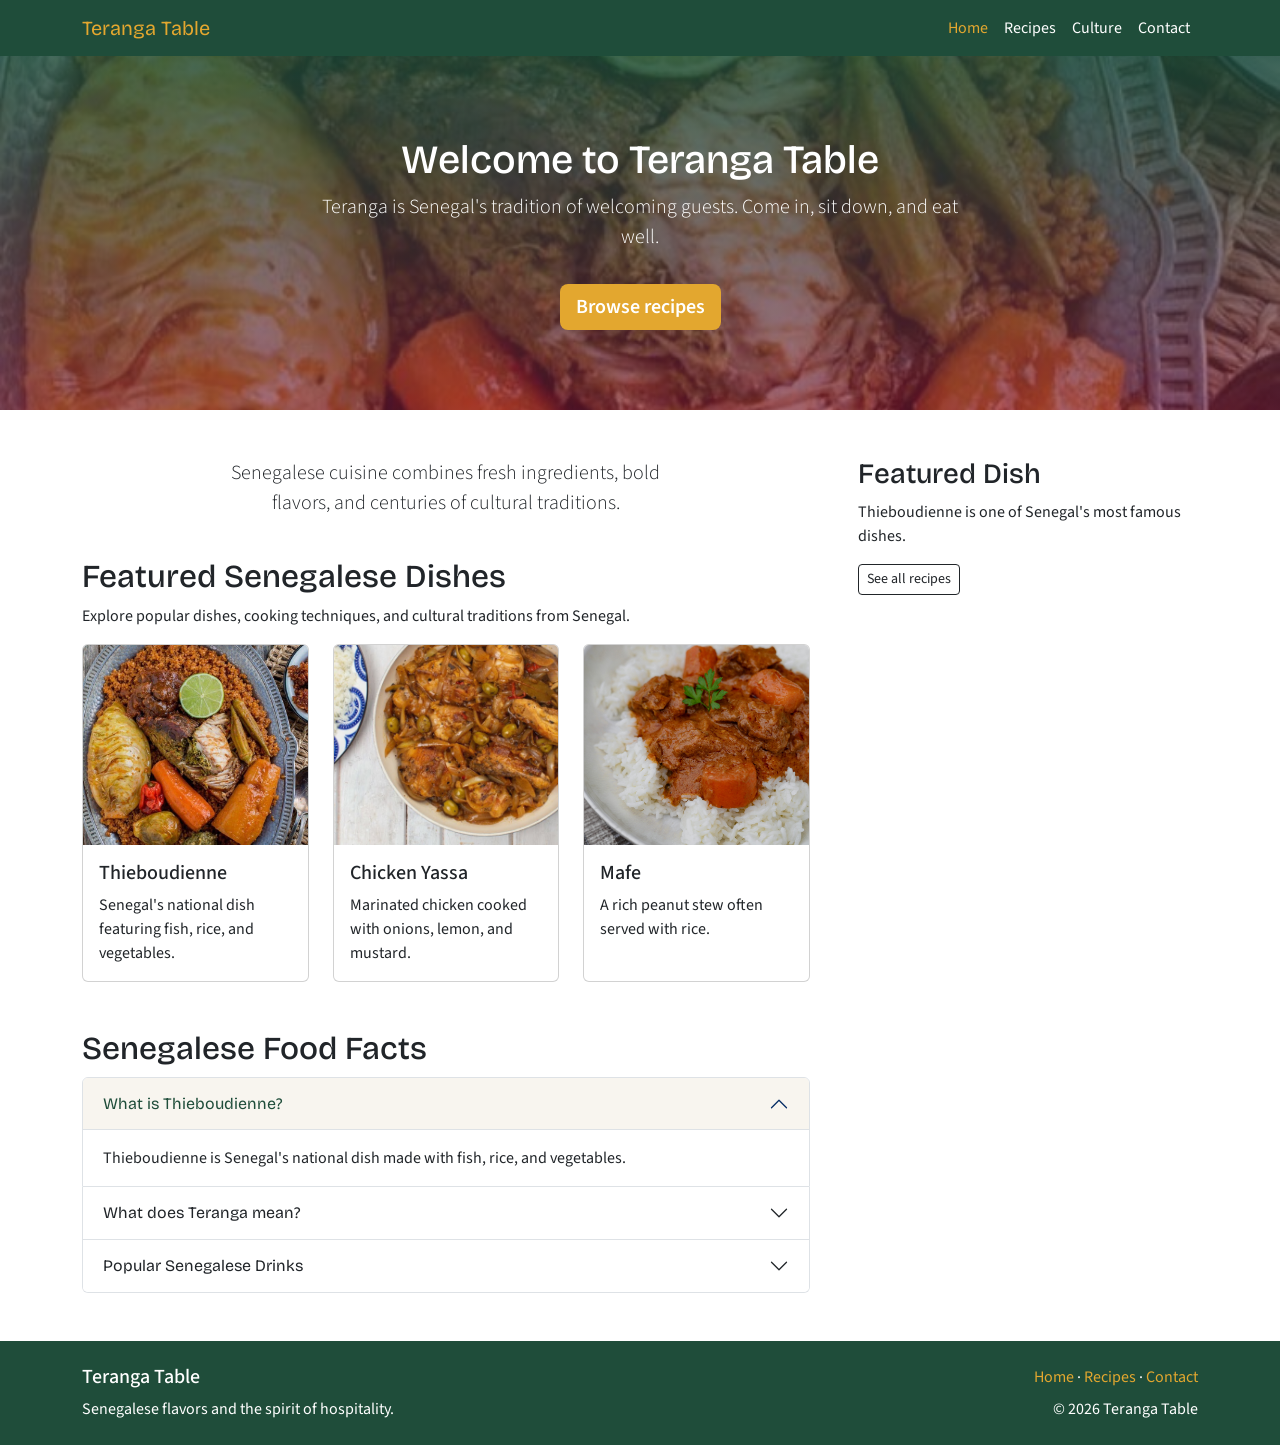
<file: index.html>
<!DOCTYPE html>
<html lang="en">
<head>
  <meta charset="utf-8">
  <meta name="viewport" content="width=device-width, initial-scale=1">
  <title>Home | Teranga Table</title>
  <link href="https://cdn.jsdelivr.net/npm/bootstrap@5.3.3/dist/css/bootstrap.min.css" rel="stylesheet">
  <link href="https://fonts.googleapis.com/css2?family=Bricolage+Grotesque:wght@600;700&family=Source+Sans+3:wght@400;600&display=swap" rel="stylesheet">
  <link rel="stylesheet" href="Styles.css">
</head>
<body>
<header>
<nav class="navbar navbar-expand-lg navbar-dark sticky-top site-nav">
  <div class="container">
    <a class="navbar-brand" href="index.html">Teranga Table</a>
    <button class="navbar-toggler" type="button" data-bs-toggle="collapse" data-bs-target="#mainNav" aria-controls="mainNav" aria-expanded="false" aria-label="Toggle navigation"><span class="navbar-toggler-icon"></span></button>
    <div class="collapse navbar-collapse" id="mainNav">
      <ul class="navbar-nav ms-auto">
        <li class="nav-item"><a class="nav-link active" aria-current="page" href="index.html">Home</a></li>
        <li class="nav-item"><a class="nav-link" href="gallery.html">Recipes</a></li>
        <li class="nav-item"><a class="nav-link" href="index.html#facts">Culture</a></li>
        <li class="nav-item"><a class="nav-link" href="contact.html">Contact</a></li>
      </ul>
    </div>
  </div>
</nav>
</header>
<section class="hero text-center">
  <div class="container">
    <h1>Welcome to Teranga Table</h1>
    <p class="lead mx-auto" style="max-width:40rem">Teranga is Senegal's tradition of welcoming guests. Come in, sit down, and eat well.</p>
    <a href="gallery.html" class="btn btn-gold btn-lg mt-3">Browse recipes</a>
  </div>
</section>

<main class="container mt-5">
  <div class="row g-5">
    <article class="col-lg-8">
      <div class="row mb-4">
  <div class="col-lg-8 mx-auto text-center">
    <p class="lead">
      Senegalese cuisine combines fresh ingredients,
      bold flavors, and centuries of cultural traditions.
    </p>
  </div>
</div>
      <h2>Featured Senegalese Dishes</h2>
      <p>Explore popular dishes, cooking techniques, and cultural traditions from Senegal.</p>
      <div class="row row-cols-1 row-cols-sm-2 row-cols-xl-3 g-4">
        <div class="col"><div class="card h-100">
          <img src="thieboudienne.jpg" class="card-img-top" alt="Thieboudienne">
          <div class="card-body"><h5 class="card-title">Thieboudienne</h5>
          <p class="card-text">Senegal's national dish featuring fish, rice, and vegetables.</p></div></div></div>
        <div class="col"><div class="card h-100">
          <img src="yassa.png" class="card-img-top" alt="Chicken Yassa">
          <div class="card-body"><h5 class="card-title">Chicken Yassa</h5>
          <p class="card-text">Marinated chicken cooked with onions, lemon, and mustard.</p></div></div></div>
        <div class="col"><div class="card h-100">
          <img src="mafe.jpg" class="card-img-top" alt="Mafe">
          <div class="card-body"><h5 class="card-title">Mafe</h5>
          <p class="card-text">A rich peanut stew often served with rice.</p></div></div></div>
      </div>

      <h2 class="mt-5" id="facts">Senegalese Food Facts</h2>
      <div class="accordion" id="foodAccordion">
        <div class="accordion-item">
          <h3 class="accordion-header"><button class="accordion-button" type="button" data-bs-toggle="collapse" data-bs-target="#c1" aria-expanded="true" aria-controls="c1">What is Thieboudienne?</button></h3>
          <div id="c1" class="accordion-collapse collapse show" data-bs-parent="#foodAccordion"><div class="accordion-body">Thieboudienne is Senegal's national dish made with fish, rice, and vegetables.</div></div>
        </div>
        <div class="accordion-item">
          <h3 class="accordion-header"><button class="accordion-button collapsed" type="button" data-bs-toggle="collapse" data-bs-target="#c2" aria-expanded="false" aria-controls="c2">What does Teranga mean?</button></h3>
          <div id="c2" class="accordion-collapse collapse" data-bs-parent="#foodAccordion"><div class="accordion-body">Teranga is the Senegalese tradition of hospitality, generosity, and welcoming guests.</div></div>
        </div>
        <div class="accordion-item">
          <h3 class="accordion-header"><button class="accordion-button collapsed" type="button" data-bs-toggle="collapse" data-bs-target="#c3" aria-expanded="false" aria-controls="c3">Popular Senegalese Drinks</button></h3>
          <div id="c3" class="accordion-collapse collapse" data-bs-parent="#foodAccordion"><div class="accordion-body">Bissap (hibiscus juice), bouye (baobab juice), and ginger juice are among the most popular drinks in Senegal.</div></div>
        </div>
      </div>
    </article>

    <aside class="col-lg-4">
      <div class="sidebar">
        <h3>Featured Dish</h3>
        <p>Thieboudienne is one of Senegal's most famous dishes.</p>
        <a href="gallery.html" class="btn btn-outline-dark btn-sm">See all recipes</a>
      </div>
    </aside>
  </div>
</main>
<footer class="site-footer mt-5 py-4">
  <div class="container">
    <div class="row gy-3">
      <div class="col-md-6"><h5 class="text-white">Teranga Table</h5><p class="mb-0">Senegalese flavors and the spirit of hospitality.</p></div>
      <div class="col-md-6 text-md-end"><a href="index.html">Home</a> &middot; <a href="gallery.html">Recipes</a> &middot; <a href="contact.html">Contact</a><p class="mt-2 mb-0">&copy; 2026 Teranga Table</p></div>
    </div>
  </div>
</footer>
<script src="https://cdn.jsdelivr.net/npm/bootstrap@5.3.3/dist/js/bootstrap.bundle.min.js"></script>
</body>
</html>
</file>
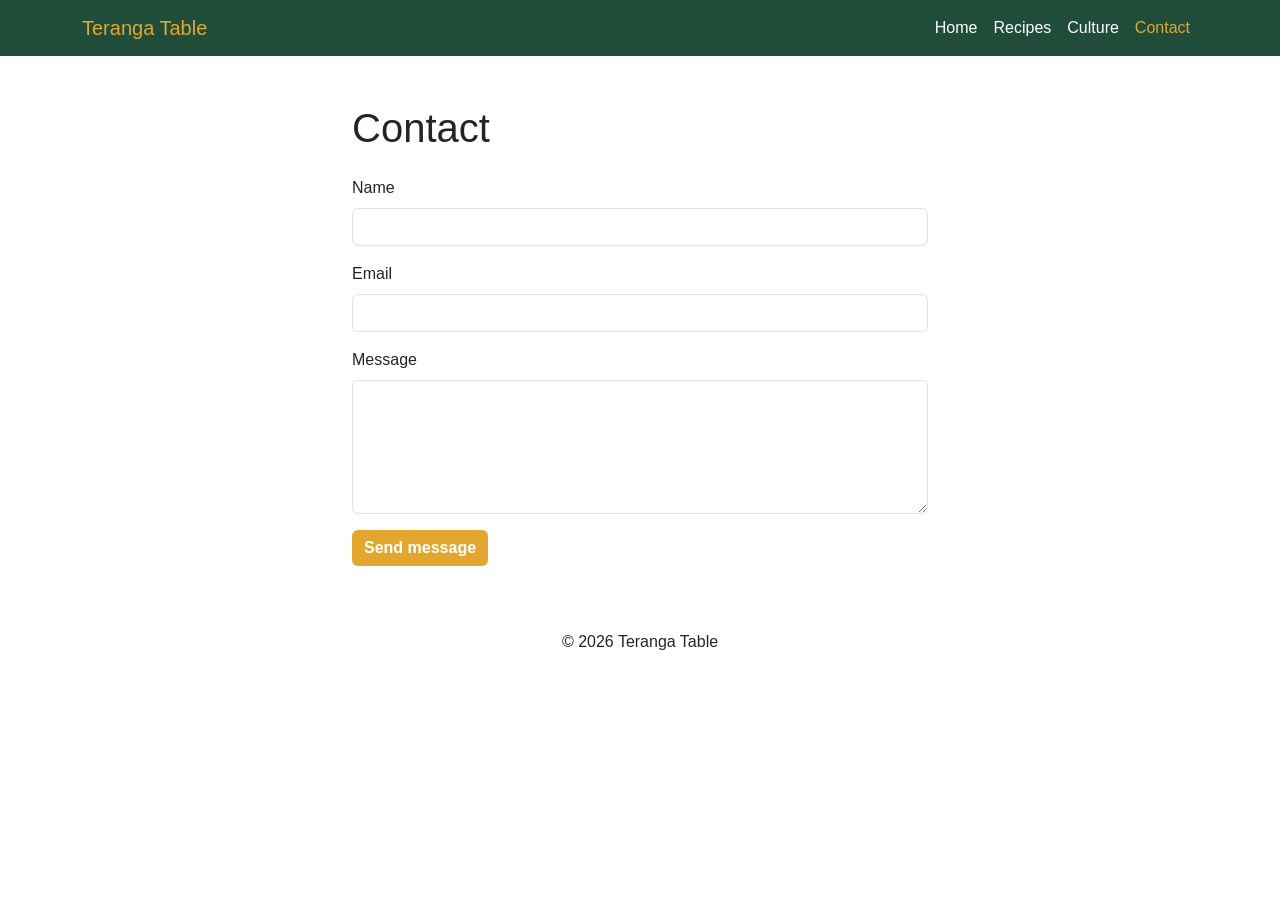
<file: contact.html>
<!DOCTYPE html>
<html lang="en">
<head>
  <meta charset="utf-8">
  <meta name="viewport" content="width=device-width, initial-scale=1">
  <title>Contact | Teranga Table</title>
  <link href="https://cdn.jsdelivr.net/npm/bootstrap@5.3.3/dist/css/bootstrap.min.css" rel="stylesheet">
  <link rel="stylesheet" href="Styles.css">
</head>
<body>
<nav class="navbar navbar-expand-lg navbar-dark">
  <div class="container">
    <a class="navbar-brand" href="index.html">Teranga Table</a>
    <button class="navbar-toggler" data-bs-toggle="collapse" data-bs-target="#nav"><span class="navbar-toggler-icon"></span></button>
    <div class="collapse navbar-collapse" id="nav">
      <div class="navbar-nav ms-auto">
        <a class="nav-link" href="index.html">Home</a>
        <a class="nav-link" href="gallery.html">Recipes</a>
        <a class="nav-link" href="index.html#facts">Culture</a>
        <a class="nav-link active" href="contact.html">Contact</a>
      </div>
    </div>
  </div>
</nav>
<main class="container mt-5" style="max-width:600px">
  <h1>Contact</h1>
  <form>
    <label class="form-label mt-3" for="name">Name</label>
    <input class="form-control" id="name">
    <label class="form-label mt-3" for="email">Email</label>
    <input type="email" class="form-control" id="email">
    <label class="form-label mt-3" for="msg">Message</label>
    <textarea class="form-control" id="msg" rows="5"></textarea>
    <button class="btn btn-gold mt-3">Send message</button>
  </form>
</main>
<footer class="text-center py-3 mt-5">&copy; 2026 Teranga Table</footer>
<script src="https://cdn.jsdelivr.net/npm/bootstrap@5.3.3/dist/js/bootstrap.bundle.min.js"></script>
</body>
</html>
</file>
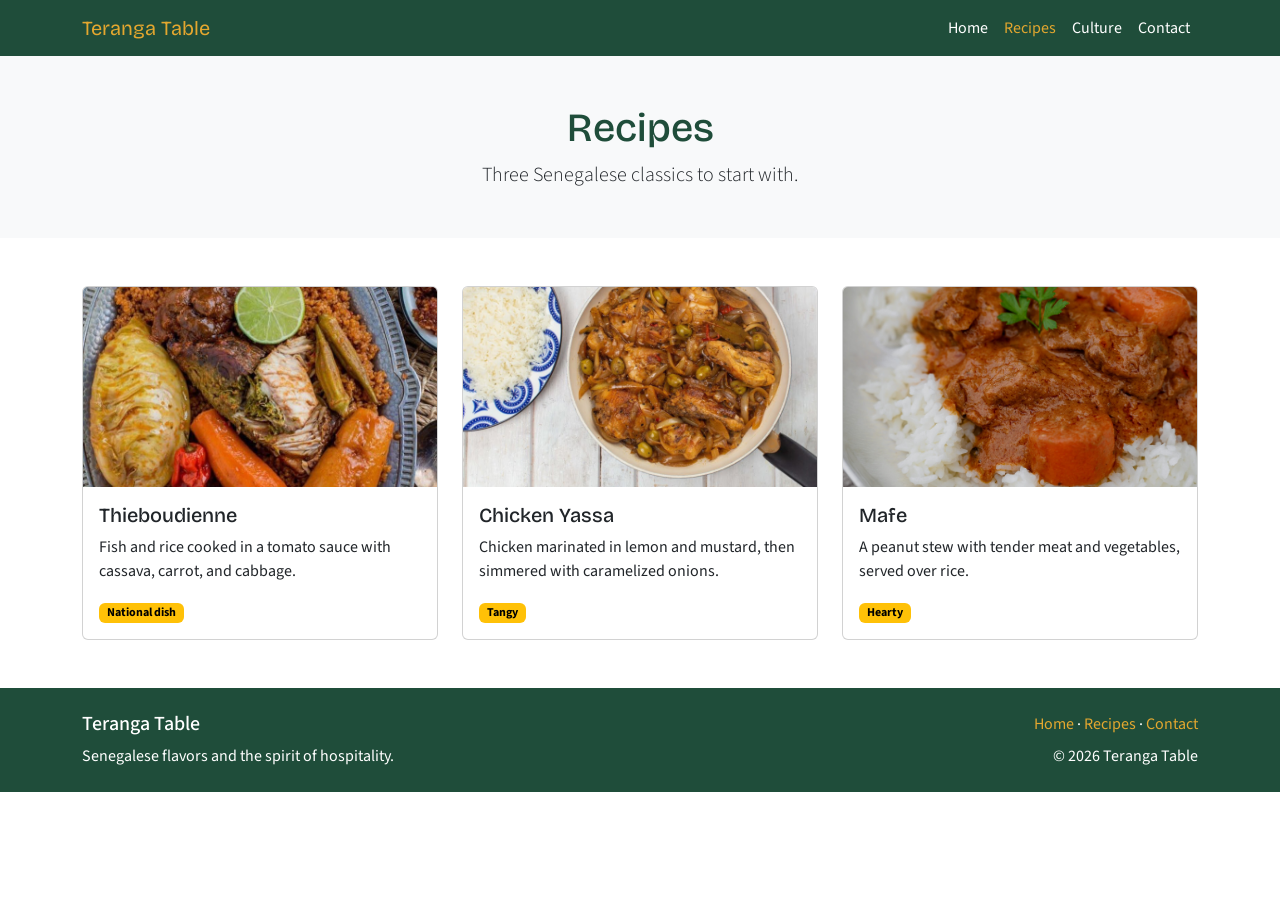
<file: gallery.html>
<!DOCTYPE html>
<html lang="en">
<head>
  <meta charset="utf-8">
  <meta name="viewport" content="width=device-width, initial-scale=1">
  <title>Recipes | Teranga Table</title>
  <link href="https://cdn.jsdelivr.net/npm/bootstrap@5.3.3/dist/css/bootstrap.min.css" rel="stylesheet">
  <link href="https://fonts.googleapis.com/css2?family=Bricolage+Grotesque:wght@600;700&family=Source+Sans+3:wght@400;600&display=swap" rel="stylesheet">
  <link rel="stylesheet" href="Styles.css">
</head>
<body>
<header>
<nav class="navbar navbar-expand-lg navbar-dark sticky-top site-nav">
  <div class="container">
    <a class="navbar-brand" href="index.html">Teranga Table</a>
    <button class="navbar-toggler" type="button" data-bs-toggle="collapse" data-bs-target="#mainNav" aria-controls="mainNav" aria-expanded="false" aria-label="Toggle navigation"><span class="navbar-toggler-icon"></span></button>
    <div class="collapse navbar-collapse" id="mainNav">
      <ul class="navbar-nav ms-auto">
        <li class="nav-item"><a class="nav-link" href="index.html">Home</a></li>
        <li class="nav-item"><a class="nav-link active" aria-current="page" href="gallery.html">Recipes</a></li>
        <li class="nav-item"><a class="nav-link" href="index.html#facts">Culture</a></li>
        <li class="nav-item"><a class="nav-link" href="contact.html">Contact</a></li>
      </ul>
    </div>
  </div>
</nav>
</header>
<section class="page-head">
  <div class="container"><h1>Recipes</h1><p class="lead mb-0">Three Senegalese classics to start with.</p></div>
</section>

<main class="container mt-5">
  <div class="row row-cols-1 row-cols-md-2 row-cols-lg-3 g-4">
    <div class="col"><div class="card h-100">
      <img src="thieboudienne.jpg" class="card-img-top" alt="Thieboudienne">
      <div class="card-body"><h2 class="h5 card-title">Thieboudienne</h2>
        <p class="card-text">Fish and rice cooked in a tomato sauce with cassava, carrot, and cabbage.</p>
        <span class="badge text-bg-warning">National dish</span></div></div></div>
    <div class="col"><div class="card h-100">
      <img src="yassa.png" class="card-img-top" alt="Chicken Yassa">
      <div class="card-body"><h2 class="h5 card-title">Chicken Yassa</h2>
        <p class="card-text">Chicken marinated in lemon and mustard, then simmered with caramelized onions.</p>
        <span class="badge text-bg-warning">Tangy</span></div></div></div>
    <div class="col"><div class="card h-100">
      <img src="mafe.jpg" class="card-img-top" alt="Mafe">
      <div class="card-body"><h2 class="h5 card-title">Mafe</h2>
        <p class="card-text">A peanut stew with tender meat and vegetables, served over rice.</p>
        <span class="badge text-bg-warning">Hearty</span></div></div></div>
  </div>
</main>
<footer class="site-footer mt-5 py-4">
  <div class="container">
    <div class="row gy-3">
      <div class="col-md-6"><h5 class="text-white">Teranga Table</h5><p class="mb-0">Senegalese flavors and the spirit of hospitality.</p></div>
      <div class="col-md-6 text-md-end"><a href="index.html">Home</a> &middot; <a href="gallery.html">Recipes</a> &middot; <a href="contact.html">Contact</a><p class="mt-2 mb-0">&copy; 2026 Teranga Table</p></div>
    </div>
  </div>
</footer>
<script src="https://cdn.jsdelivr.net/npm/bootstrap@5.3.3/dist/js/bootstrap.bundle.min.js"></script>
</body>
</html>
</file>
<file: Styles.css>
:root {
    --green: #1f4d3a;
    --gold: #e3a72f;
}

body {
    font-family: "Source Sans 3", sans-serif;
}

h1, h2, h3, .navbar-brand {
    font-family: "Bricolage Grotesque", sans-serif;
}

.navbar {
    background: var(--green);
}

.navbar-brand,
.nav-link.active {
    color: var(--gold) !important;
}

.nav-link {
    color: white !important;
}

.nav-link:hover {
    color: var(--gold) !important;
}

.hero {
    background:
        linear-gradient(
            rgba(31,77,58,.8),
            rgba(122,30,58,.6)
        ),
        url("thieboudienne.jpg") center/cover;
    color: #fff;
    padding: 5rem 0;
}

.card {
    transition: transform .3s ease;
}

.card:hover {
    transform: translateY(-5px);
}

.card-img-top {
    height: 200px;
    object-fit: cover;
}

.btn-gold {
    background: var(--gold);
    color: #fff;
    font-weight: 600;
    border: none;
}

.btn-gold:hover {
    background: #c98f1d;
    color: #fff;
}

.accordion-button:not(.collapsed) {
    background-color: #f8f5ef;
    color: var(--green);
}

.site-footer {
    background: var(--green);
    color: #fff;
}

.site-footer a {
    color: var(--gold);
    text-decoration: none;
}

.site-footer a:hover {
    text-decoration: underline;
}
.page-head {
    background-color: #f8f9fa;
    padding: 3rem 0;
    text-align: center;
}

.page-head h1 {
    color: var(--green);
}
</file>
